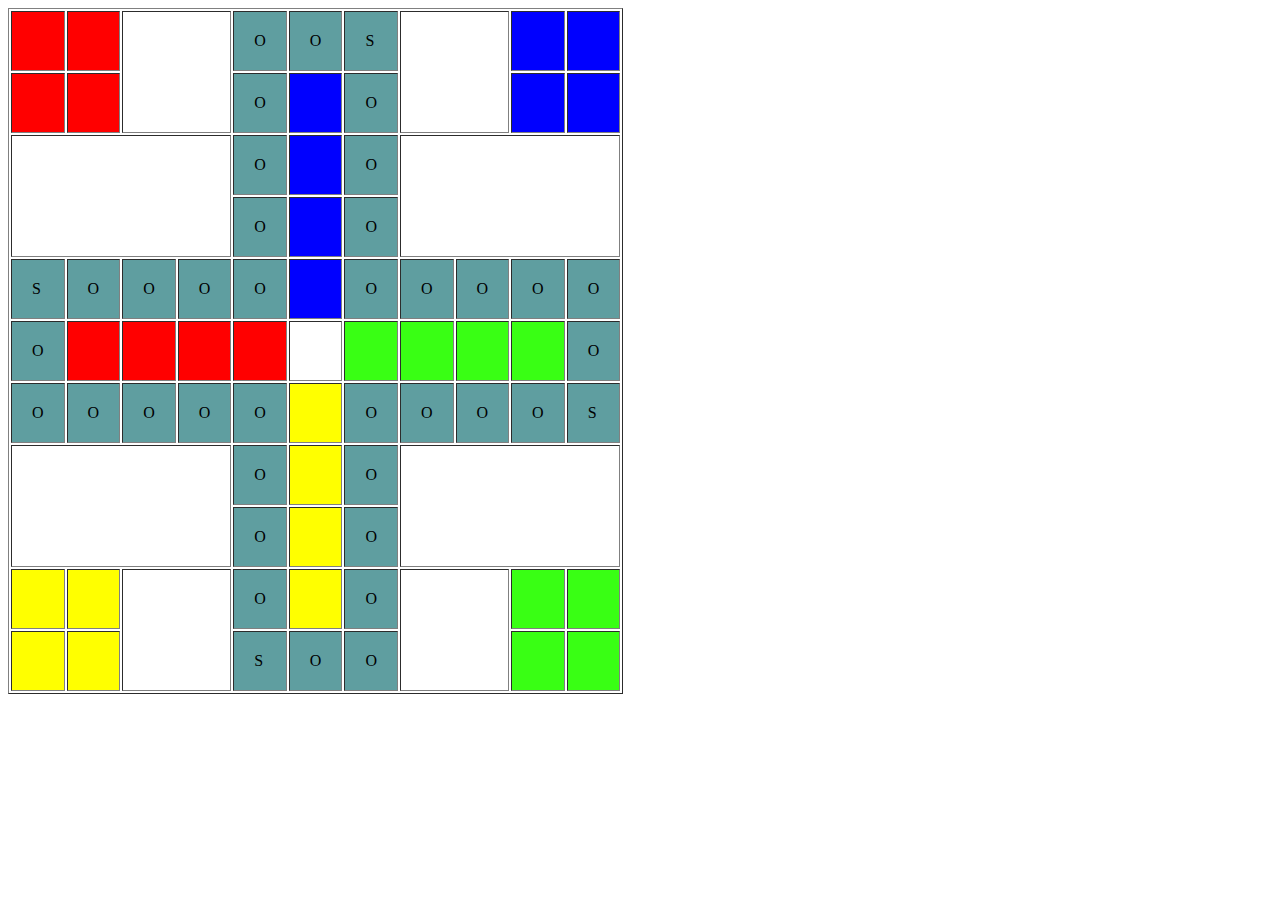
<file: homework_2/index.html>
<!DOCTYPE html>
<html lang="en">
<head>
    
    <title >Table homework</title>
</head>
<body>
    <table border="1px" cellpadding="20px" >
       
       <tbody>
           <tr>
               <td bgcolor="red"></td>
               <td bgcolor="red"></td>
               <td colspan="2" rowspan="2"></td>
               <td style="background-color: cadetblue;" >O</td>
               <td style="background-color:cadetblue;">O</td>
               <td style="background-color: cadetblue;" >S</td>
               <td colspan="2" rowspan="2"></td>
               <td bgcolor="blue"></td>
               <td bgcolor="blue"></td>
               
               
           </tr>
           <tr> 
               <td bgcolor="red"></td>
               <td bgcolor="red"></td>
               <td style="background-color: cadetblue;" >O</td>
               <td bgcolor="blue"></td>
               
               <td style="background-color: cadetblue;" >O</td>
               <td bgcolor="blue"></td>
               <td bgcolor="blue"></td>
               
               
           </tr>
           <tr>
               <td colspan="4" rowspan="2"></td>
               <td style="background-color: cadetblue;" >O</td>
               <td bgcolor="blue"></td>
               <td style="background-color: cadetblue;">O</td>
               <td colspan="4" rowspan="2"</td>
              
               
           </tr>
           <tr>
               <td style="background-color: cadetblue;" >O</td>
               <td bgcolor="blue"></td>
               <td style="background-color: cadetblue;" >O</td>
               
               
               
           </tr>
           <tr>
               <td style="background-color: cadetblue;" >S</td>
               <td style="background-color: cadetblue;" >O</td>
               <td style="background-color: cadetblue;" >O</td>
               <td style="background-color: cadetblue;" >O</td>
               <td style="background-color: cadetblue;" >O</td>
               <td bgcolor="blue"></td>
               <td style="background-color: cadetblue;" >O</td>
               <td style="background-color: cadetblue;" >O</td>
               <td style="background-color: cadetblue;" >O</td>
               <td style="background-color: cadetblue;" >O</td>
               <td style="background-color: cadetblue;" >O</td>
           </tr>
           <tr>
               <td style="background-color: cadetblue;" >O</td>
               <td bgcolor="red"></td>
               <td bgcolor="red"></td>
               <td bgcolor="red"></td>
               <td bgcolor="red"></td>
               <td ></td>
               <td bgcolor="#39FF14"></td>
               <td bgcolor="#39FF14"></td>
               <td bgcolor="#39FF14"></td>
               <td bgcolor="#39FF14"></td>
               <td style="background-color: cadetblue;" >O</td>
           </tr>
           <tr>
               <td style="background-color: cadetblue;" >O</td>
               <td style="background-color: cadetblue;" >O</td>
               <td style="background-color: cadetblue;" >O</td>
               <td style="background-color: cadetblue;" >O</td>
               <td style="background-color: cadetblue;" >O</td>
               <td bgcolor="yellow"></td>
               <td style="background-color: cadetblue;" >O</td>
               <td style="background-color: cadetblue;" >O</td>
               <td style="background-color: cadetblue;" >O</td>
               <td style="background-color: cadetblue;" >O</td>
               <td style="background-color: cadetblue;" >S</td>
           </tr>
           <tr>
               <td colspan="4" rowspan="2"></td>
               <td style="background-color: cadetblue;" >O</td>
               <td bgcolor="yellow"></td>
               <td style="background-color: cadetblue;" >O</td>
               <td colspan="4" rowspan="2"></td>
               
               
           </tr>
           <tr>
               <td style="background-color: cadetblue;" >O</td>
               <td bgcolor="yellow"></td>
               <td style="background-color: cadetblue;" >O</td>
               
               
           </tr>
           <tr>
               <td bgcolor="yellow"></td>
               <td bgcolor="yellow"></td>
               <td colspan="2" rowspan="2"></td>
               <td style="background-color: cadetblue;" >O</td>
               <td bgcolor="yellow"></td>
               <td style="background-color: cadetblue;" >O</td>
               <td colspan="2" rowspan="2"></td>
               <td bgcolor="#39FF14"></td>
               <td bgcolor="#39FF14"></td>
               
               
               
           </tr>
           <tr>
               <td bgcolor="yellow"></td>
               <td bgcolor="yellow"></td>
               <td style="background-color: cadetblue;" >S</td>
               <td style="background-color: cadetblue;" >O</td>
               <td style="background-color: cadetblue;" >O</td>
               <td bgcolor="#39FF14"></td>
               <td bgcolor="#39FF14"></td>
               
               
               
               
           </tr>
           
       </tbody>
         
    </table>
    
</body>
</html>
</file>
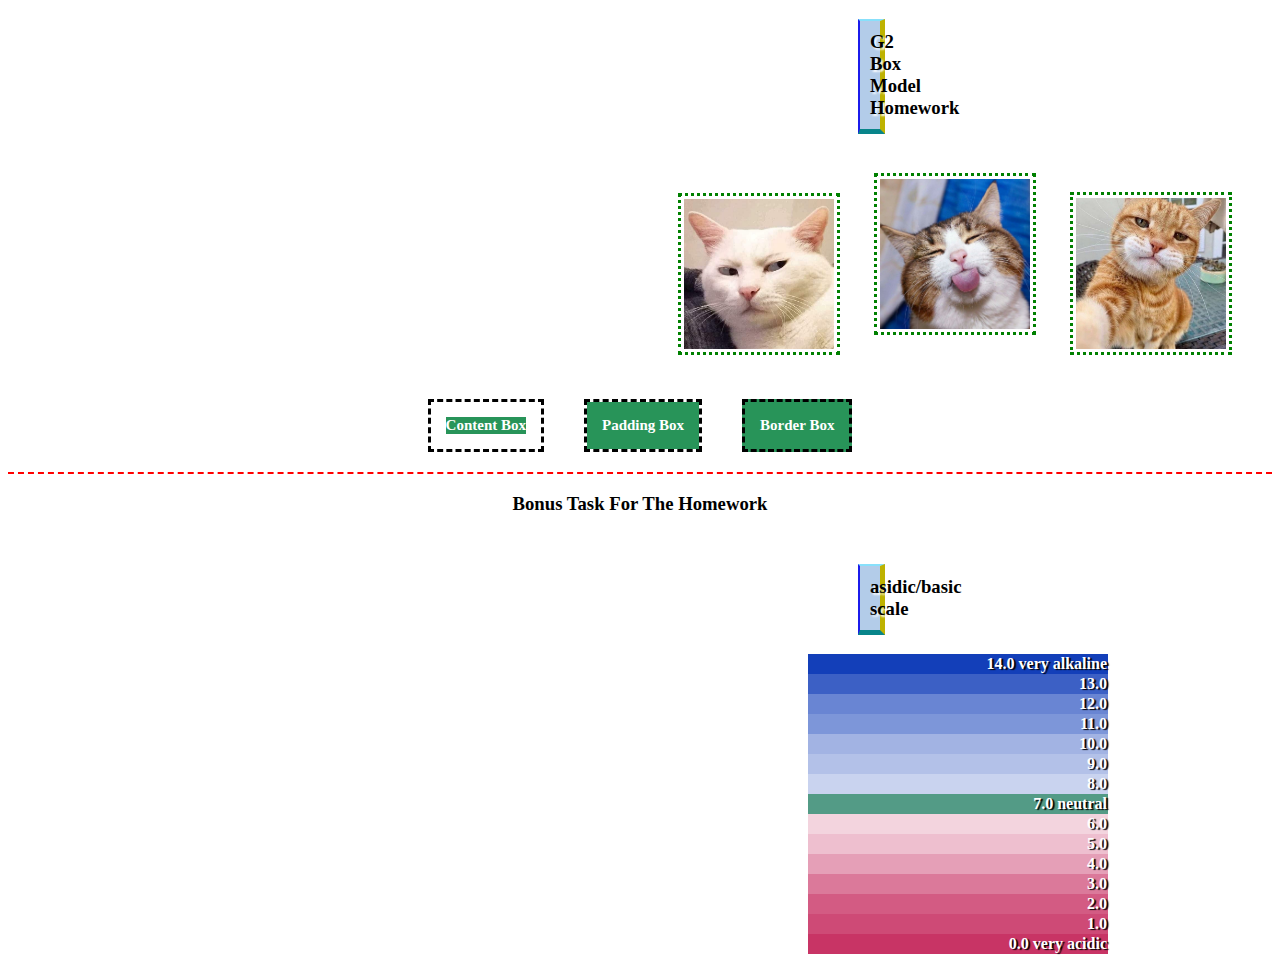
<file: homework_5/index.html>
<!DOCTYPE html>
<html lang="en">

<head>
    <meta charset="UTF-8">
    <meta name="viewport" content="width=device-width, initial-scale=1.0">
    <title>Homework_5</title>
    <link rel="stylesheet" href="./styles/style.css" type="text/css">
</head>

<body>
    <header>
        <h3 class="heading">G2 Box Model <br> Homework</h3>
    </header>

    <main>
        <section class="images">
            <article>
                <img id="cat1" src="./Images/cat1.jpg" alt="cat1" width="150px">
                <img id="cat2" src="./Images/cat2.jpg" alt="cat2" width="150pxpx">
                <img id="cat3" src="./Images/cat3.jpg" alt="cat2" width="150px">
            </article>
        </section>

        <section class="box_types">
            <article id="content_box">Content Box</article>
            <article id="padding_box">Padding Box</article>
            <article id="border_box">Border Box</article>
        </section>
    </main>

    <div id="bonus">
        <h3>Bonus Task For The Homework</h3>

        <h3 class="heading">asidic/basic scale</h3>

        <table>
            <tbody>
            
                
            <tr id="one">
                <td >14.0 very alkaline</td>
            </tr>
            <tr id="two">
                <td>13.0</td>
            </tr>
            <tr id="three">
                <td>12.0</td>
            </tr>
            <tr id="four">
                <td>11.0</td>
            </tr>
            <tr id="five">
                <td>10.0</td>
            </tr>
            <tr id="six">
                <td>9.0</td>
            </tr>
            <tr id="seven">
                <td>8.0</td>
            </tr>
            <tr id="eight">
                <td>7.0 neutral</td>
            </tr>
            <tr id="nine">
                <td>6.0</td>
            </tr>
            <tr id="ten">
                <td>5.0</td>
            </tr>
            <tr id="eleven">
                <td>4.0</td>
            </tr>
            <tr id="twelve">
                <td>3.0</td>
            </tr>
            <tr id="thirteen">
                <td>2.0</td>
            </tr>
            <tr id="fourteen">
                <td>1.0</td>
            </tr>
            <tr id="fifteen">
                <td>0.0 very acidic</td>
            </tr>
            
                
                
            </tbody>
        </table>
    </div>



</body>

</html>
</file>
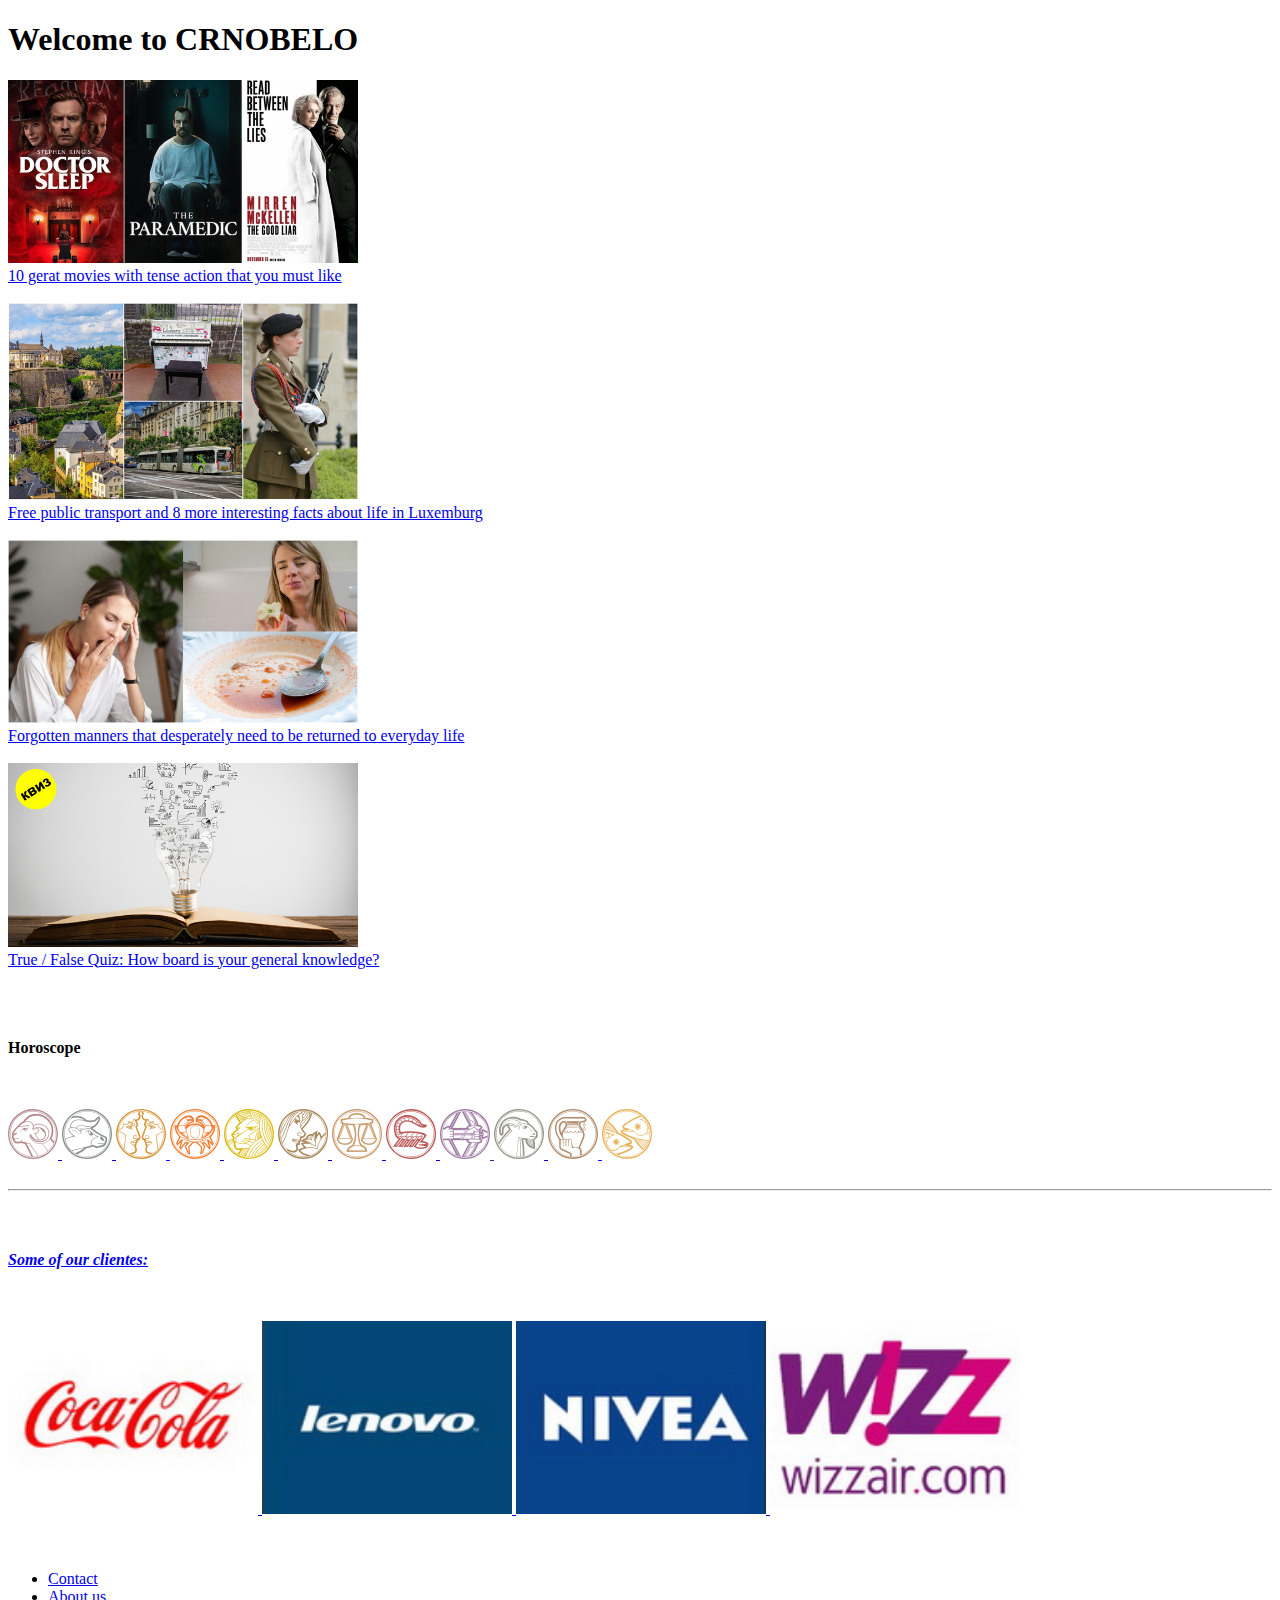
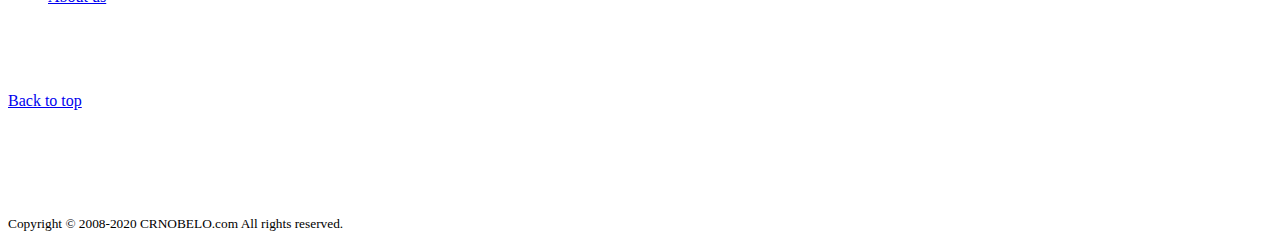
<file: homework_1/Homework/index.html>
<!DOCTYPE html>
<html lang="en">
<head>
    
    <title>Home page</title>
</head>
<body>
    <h1 id="top">
        <strong>Welcome to CRNOBELO</strong> 
    </h1>
    <a href="https://www.crnobelo.com/novosti/film/81146-10-odlicni-filmovi-so-napnato-dejstvo-koi-ke-ve-ostavat-so-podotvorena-usta">
    <img src="./Images/movies.jpg" alt="movies" width="350px">
    <br>
     10 gerat movies with tense action that you must like</a>
     <br>
     <br>


     <a href="https://www.crnobelo.com/zabava/fakti-i-citati/81112-besplaten-javen-prevoz-i-ushte-8-interesni-fakti-za-zhivotot-vo-luksemburg">
    <img src="./Images/luxemburg.jpg" alt="luxemburg" width="350px">
    <br> 
    Free public transport and 8 more interesting facts about life in Luxemburg
    </a>
    <br>
    <br>

    <a href="https://www.crnobelo.com/zabava/interesno/81087-zaboraveni-maniri-koi-ocajte-e-potrebno-da-se-vratat-vo-sekojdnevieto">
    <img src="./Images/manners.jpg" alt="manners" width="350px">
    <br>
    Forgotten manners that desperately need to be returned to everyday life
    </a>
    <br>
    <br>

    <a href="https://www.crnobelo.com/zabava/testovi-i-kvizovi/81442-kviz-so-tochno-pogreshno-kolku-se-shiroki-vashite-opshti-poznavanja">
    <img src="./Images/fun.jpg" alt="fun" width="350px">
    <br>
    True / False Quiz: How board is your general knowledge?
    </a>

    <br>
    <br>
    <br>
    <br>


    <p>
        <strong>Horoscope</strong> </p>
    <br>
    <br>

    <a href="https://www.crnobelo.com/horoskop/499-oven">
        <img src="./Images/aries.png" alt="aries" width="50px">
        
    </a>
    <a href="https://www.crnobelo.com/horoskop/500-bik">
        <img src="./Images/taurus.png" alt="taurus" width="50px">
       
    </a>
    <a href="https://www.crnobelo.com/horoskop/501-bliznaci">
        <img src="./Images/gemini.png" alt="gemini" width="50px">
        
    </a>
    <a href="https://www.crnobelo.com/horoskop/502-rak">
        <img src="./Images/cancer.png" alt="cancer" width="50px">
        
    </a>
    <a href="https://www.crnobelo.com/horoskop/503-lav">
        <img src="./Images/leo.png" alt="leo" width="50px">
        
    </a>
    <a href="https://www.crnobelo.com/horoskop/504-devica">
        <img src="./Images/virgo.png" alt="virgo" width="50px">   
    </a>

    <a href="https://www.crnobelo.com/horoskop/505-vaga">
        <img src="./Images/libra.png" alt="libra" width="50px">
    </a>

    <a href="https://www.crnobelo.com/horoskop/506-skorpija">
        <img src="./Images/scorpio.png" alt="scorpio" width="50px">
        
    </a>
    <a href="">
        <img src="./Images/sagittarius.png" alt="sagittarius" width="50px">
        
    </a>
    <a href="https://www.crnobelo.com/horoskop/507-strelec">
        <img src="./Images/capricorn.png" alt="capricorn" width="50px">
        
    </a>
    <a href="https://www.crnobelo.com/horoskop/509-vodolija">
        <img src="./Images/aquarius.png" alt="aquarius" width="50px">
        
    </a>
    <a href="https://www.crnobelo.com/horoskop/510-ribi">
        <img src="./Images/pisces.png" alt="pisces" width="50px">
        
    <br>
    <br>
    <hr>
    <br>
    <br>

    <p>
        <strong>
            <em>Some of our clientes:</em>
        </strong>
    </p>

<br>
<br>
<a href="https://www.coca-cola.mk/">
    <img src="./Images/cocacola.jpg" alt="cocacola" width="250px">
</a>

<a href="https://www.lenovo.com/mk/mk/">
    <img src="./Images/lenovo.jpg" alt="lenovo" width="250px">
</a>

<a href="https://www.nivea.com/">
    <img src="./Images/nivea.jpg" alt="nivea" width="250px">
</a>

<a href="https://wizzair.com/mk-mk#/">
    <img src="./Images/wizzair.jpg" alt="wizzair" width="250px">
</a>

<br>
<br>
<br>

<ul>
    <li>
        <a href="./contact.html">Contact</a>
    </li>
    <li>
        <a href="./aboutus.html">About us</a>
    </li>
</ul>
<br>
<br>
<br>
<p>
    <a href="#top">Back to top</a>
</p>
<br>
<br>
<br>
<br>
<p> <small>Copyright © 2008-2020 CRNOBELO.com All rights reserved. </small></p>
    
</body>
</html>
</file>
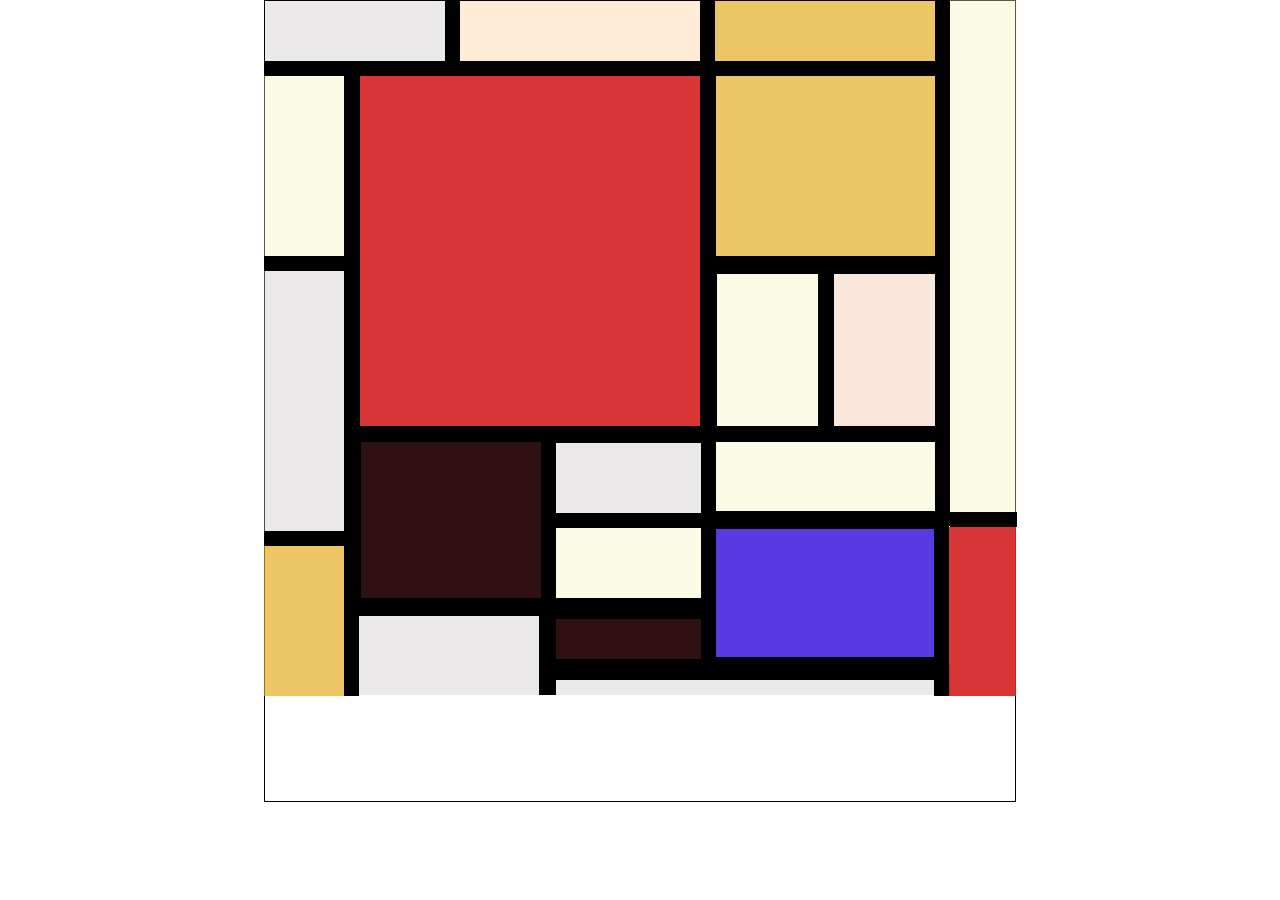
<file: homework_6/bonus/index.html>
<!DOCTYPE html>
<html lang="en">
<head>
    <meta charset="UTF-8">
    <meta name="viewport" content="width=device-width, initial-scale=1.0">
    <title>Bonus Homework</title>
    <link rel="stylesheet" href="./styles/styles.css" type="text/css">
</head>
<body>
    <div id="box">
        <div id="one"></div>
        <div id="two"></div>
        <div id="three"></div>
        <div id="four"></div>
        <div id="five"></div>
        <div id="six"></div>
        <div id="seven"></div>
        <div id="eight"></div>
        <div id="nine"></div>
        <div id="ten"></div>
        <div id="eleven"></div>
        <div id="twelve"></div>
        <div id="thirteen"></div>
        <div id="fourteen"></div>
        <div id="fifteen"></div>
        <div id="sixteen"></div>
        <div id="seventeen"></div>
        <div id="eighteen"></div>
        <div id="ninteen"></div>
        <div id="twenty"></div>
    </div>
    
</body>
</html>
</file>
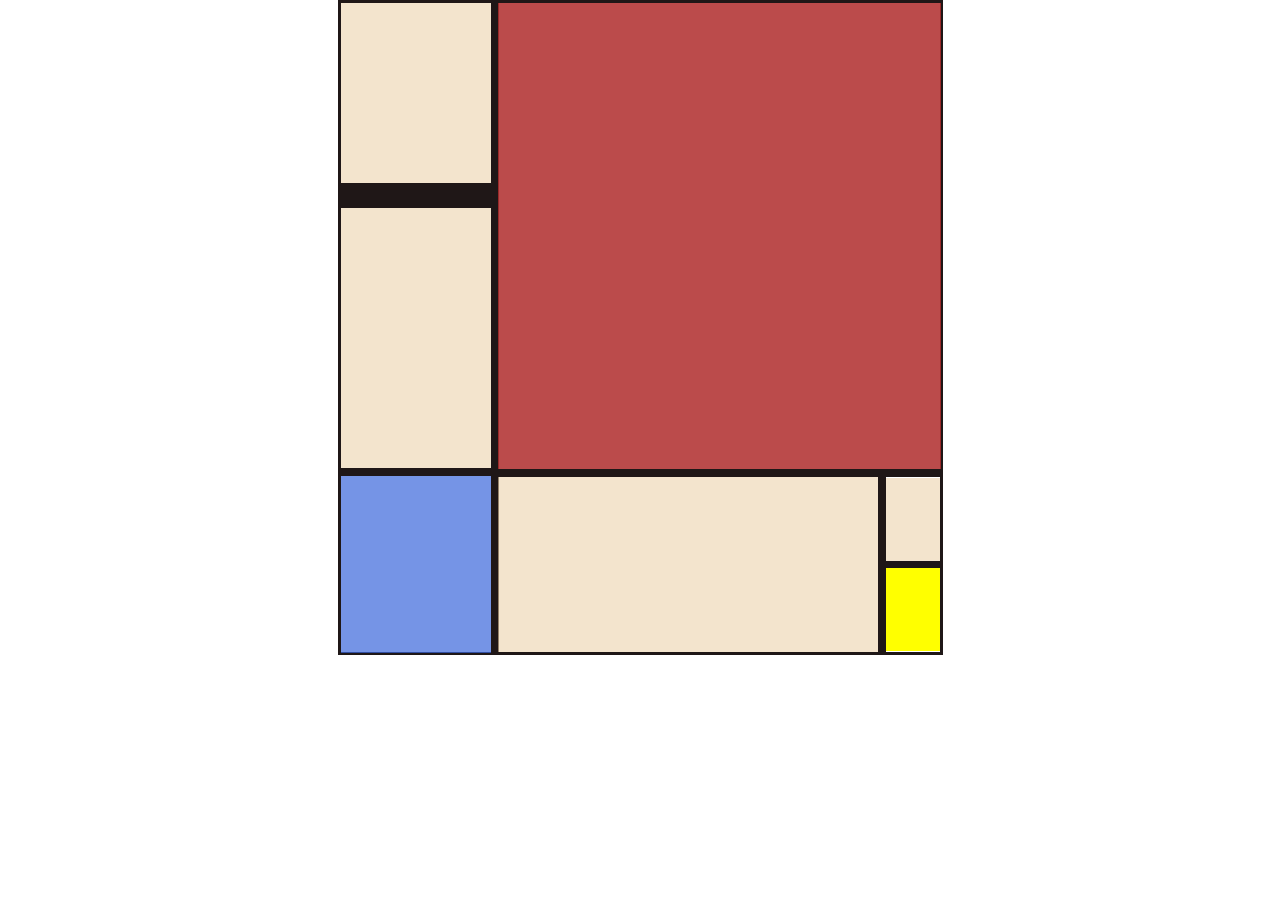
<file: homework_6/homework/index.html>
<!DOCTYPE html>
<html lang="en">
<head>
    <meta charset="UTF-8">
    <meta name="viewport" content="width=device-width, initial-scale=1.0">
    <title>Working with css positioning</title>
    <link rel="stylesheet" href="./styles/styles.css" type="text/css">
</head>
<body>
    <div id="box">
        <div id="first"></div>
        <div id="second"></div>
        <div id="third"></div>

        <div id="big_box"></div>
        <div id="bottom_box"></div>
        <div id="bottom_small"></div>
        <div id="bottom_yellow"></div>
    </div>
    
</body>
</html>
</file>
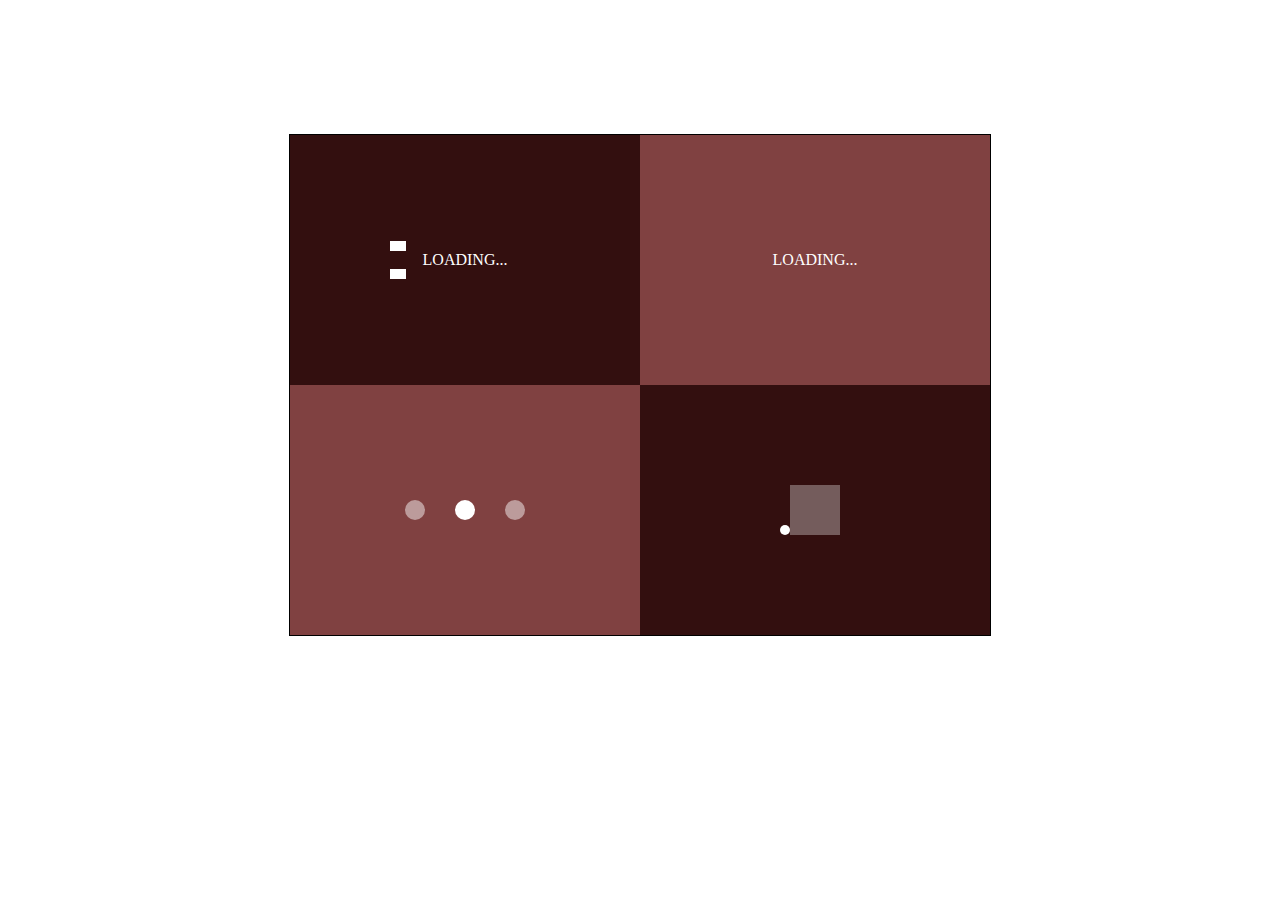
<file: homework_7/homework_animation/index.html>
<!DOCTYPE html>
<html lang="en">

<head>
    <meta charset="UTF-8">
    <meta name="viewport" content="width=device-width, initial-scale=1.0">
    <title>Animation homework</title>
    <link rel="stylesheet" href="styles/styles.css" type="text/css">
</head>

<body>
    <div id="invisible">

        <div id="box">
            <div id="first_column">

                <div id="box_1">
                    <button class="slide"></button>
                    <span class="loading_1">LOADING...</span>
                    <button class="slide"></button>
                </div>


                <div id="box_2">
                    <div id="slide_2">

                    </div>
                    <span class="loading_2">LOADING...</span>
                </div>
            </div>


            <div id="second_column">
                <div id="box_3">
                    <div class="container">
                        <div class="circle"></div>
                        <div class="circle"></div>
                    </div>

                </div>


                <div id="box_4">
                    <div class="ballParent">
                        <div class="ball"></div>
                    </div>
                    <div class="square">
                        <div class="fill"></div>
                    </div>
                </div>
            </div>

        </div>
    </div>

</body>

</html>
</file>
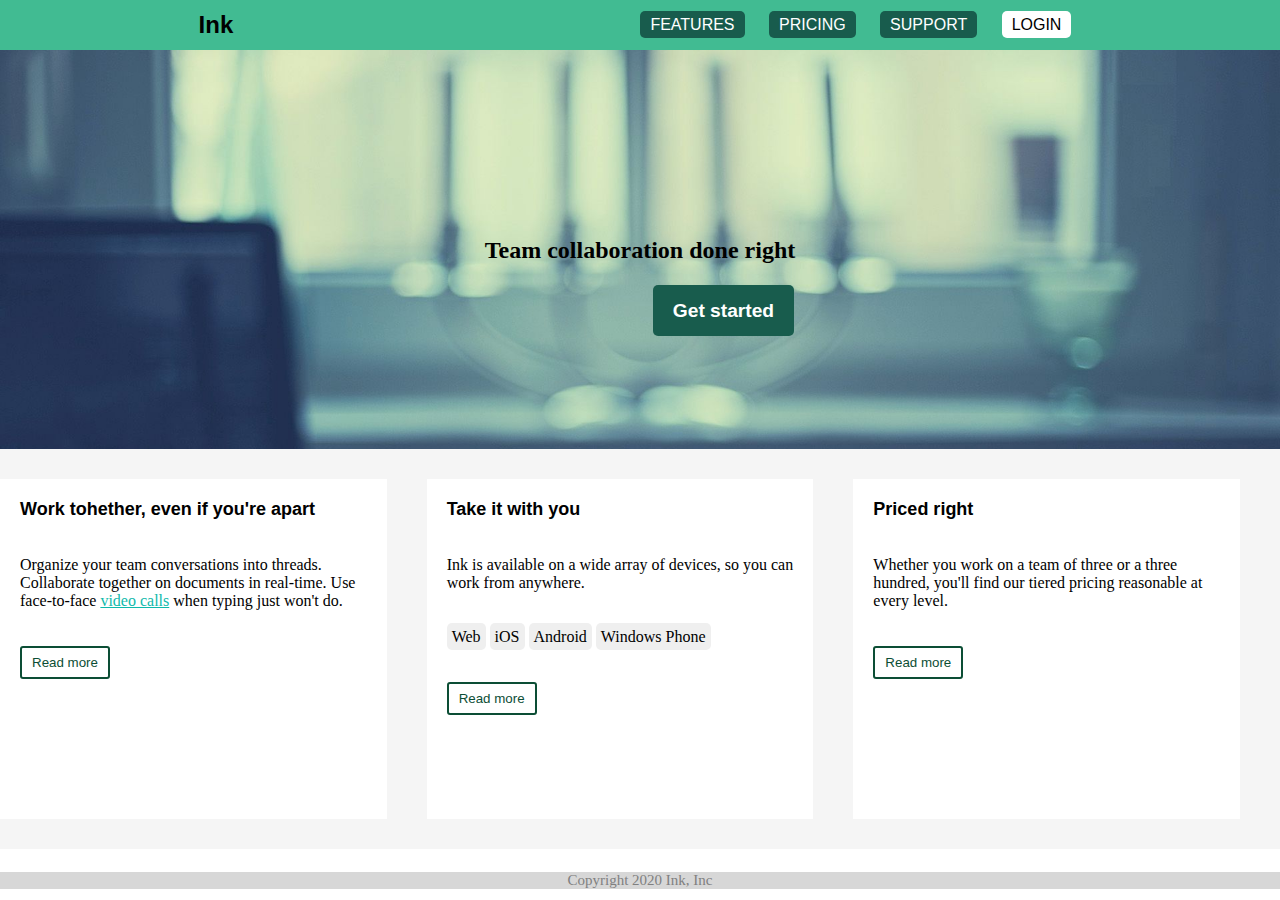
<file: homework_7/homework_responsive/index.html>
<!DOCTYPE html>
<html lang="en">

<head>
    <meta charset="UTF-8">
    <meta name="viewport" content="width=device-width, initial-scale=1.0">
    <title>Homework responsive web page</title>
    <link rel="stylesheet" href="styles/styles.css" type="text/css">
</head>

<body>

    
    <nav>
        <h2>Ink</h2>
        <div id="menu">
            <a href="#">FEATURES</a>
            <a href="#">PRICING</a>
            <a href="#">SUPPORT</a>
            <a class="white" href="#">LOGIN</a>
        </div>
    </nav>

    <main>
        <h3>Team collaboration done right</h3>
        <a class="getStarted" href="#">Get started</a>

    </main>

    <div class="container">

        <article>
            <h4>Work tohether, even if you're apart</h4> <br><br>
            <p>Organize your team conversations into threads. Collaborate together on documents in real-time. Use
                face-to-face <span class="videoCalls">video calls</span> when typing just won't do.</p> <br><br>
            <button>Read more</button>
        </article>

        
        <article>
            <h4>Take it with you</h4> <br><br>
            <p>Ink is available on a wide array of devices, so you can work from anywhere.</p> <br><br>
            <div class="spans"> <span class="types">Web</span> <span class="types">iOS</span> <span class="types">Android</span> <span
                    class="types">Windows Phone</span></div> <br><br>
            <button id="second_button">Read more</button>
        </article>


        <article>
            <h4>Priced right</h4> <br><br>
            <p>Whether you work on a team of three or a three hundred, you'll find our tiered pricing reasonable at
                every level.</p> <br><br>
            <button>Read more</button>
        </article>


    </div>

    <footer>
        <small>Copyright 2020 Ink, Inc</small>
    </footer>
    

</body>

</html>
</file>
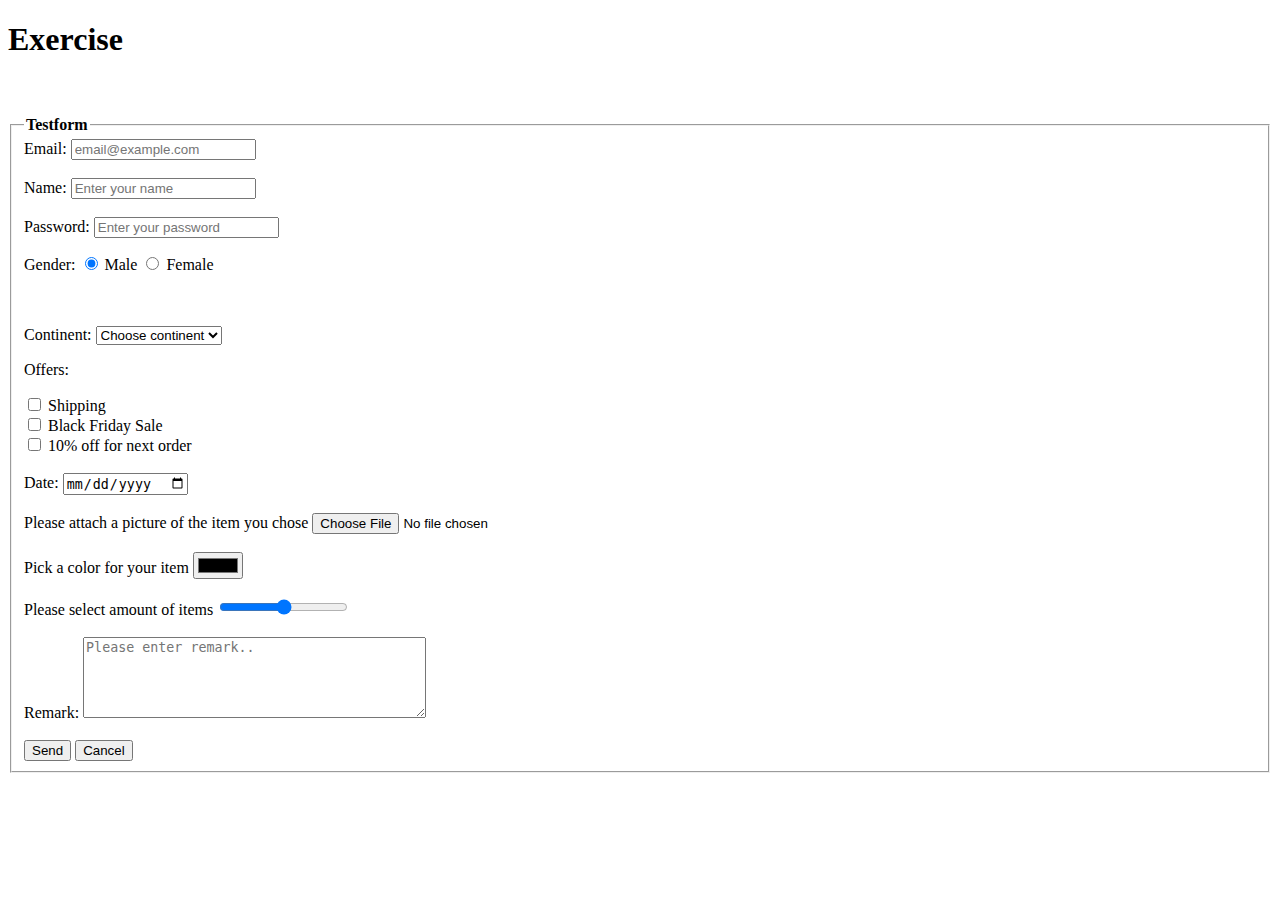
<file: homework_3/exercise/exercise.html>
<!DOCTYPE html>
<html lang="en">
<head>
    
    <title>Exercise</title>
</head>
<body>
    <h1>Exercise</h1>

    <br><br>

    <form action="">

    <fieldset>
        <legend>
            <strong>Testform</strong>
        </legend>
        <label for="email">Email:</label>
        <input type="email" name="email" id="email" required placeholder="email@example.com">

        <br><br>

        <label for="name">Name:</label>
        <input type="text" name="name" id="name" required placeholder="Enter your name">

        <br><br>

        <label for="password">Password:</label>
        <input type="password" name="password" id="password" required placeholder="Enter your password">

        <br>

        <p>Gender:
        <input type="radio" name="gender" id="male" value="male" checked="checked">
        <label for="male">Male</label>
        <input type="radio" name="gender" id="female" value="female">
        <label for="female">Female</label>
        </p>

        <br><br>
 
        <label for="continent">Continent:</label>
        <select name="continent" id="continent"> 
            <option disabled selected> Choose continent</option>  
            <option value="europe" >Europe</option>
            <option value="asia">Asia</option>
            <option value="africa">Africa</option>
            <option value="australia">Australia</option>
            <option value="antarctica">Antarctica</option>
            <option value="america">America</option>
            
        </select>

        <br>

        <p>Offers:</p>

        <input type="checkbox" name="offer" id="shipping" value="shipping">
        <label for="shipping">Shipping</label>
        <br>
        <input type="checkbox" name="offer" id="sale" value="sale">
        <label for="sale">Black Friday Sale</label>
        <br>
        <input type="checkbox" name="offer" id="10" value="10">
        <label for="10">10% off for next order</label>

        <br><br>

        <label for="date">Date:</label>
        <input type="date" name="date" id="date" min="2020-12-03" />

        <br><br>

        <label for="picture">Please attach a picture of the item you chose</label>
        <input type="file" name="picture" id="picture">

        <br><br>

        <label for="color">Pick a color for your item</label>
        <input type="color" name="color" id="color">

        <br><br>

        <label for="amount">Please select amount of items</label>
        <input type="range" name="amount" id="amount" min="5">

        <br><br>

        <label for="remark">Remark:</label>
        <textarea name="remark" id="remark" cols="40" rows="5" placeholder="Please enter remark.."></textarea>

        <br><br>

        <input type="submit" value="Send">
        <input type="reset" value="Cancel">
        

    </fieldset>

</form>
    
</body>
</html>
</file>
<file: homework_5/styles/style.css>
* {
    font-family: Georgia, 'Times New Roman', Times, serif;
    font-weight: bold;
}

.heading {

    color: black;
    border-top: 2px solid rgb(136, 224, 251);
    border-right: 5px solid rgb(190, 178, 0);
    border-bottom: 5px solid rgb(8, 133, 138);
    border-left: 2px solid rgb(27, 27, 235);
    background-color: rgb(179, 204, 233);
    text-align: center;
    margin-left: 850px;
    margin-right: 850px;
    text-shadow: 2px 2px 2px white;
    padding: 10px;
}

.images img {
    border-style: dotted;
    border-color: green;
    padding: 3px;
}



#cat1 {
    margin-top: 40px;
    margin-left: 670px;
    margin-bottom: 20px;
    margin-right: 30px;
    
}

#cat2 {
    margin-top: 20px;
    margin-bottom: 40px;
    margin-right: 30px;
}

#cat3 {
    margin-top: 40px;
    margin-bottom: 20px;
    margin-right: 30px;
}

#cat1:hover {
    height: 130px;
    width: 130px;
}

#cat2:hover {
    height: 130px;
    width: 130px;
}

#cat3:hover {
    height: 130px;
    width: 130px;
}

.box_types {
    display: flex;
    flex-direction: row;
    justify-content: center;
    

}

.box_types article {
    border: 3px dashed black;
    margin:20px;
    font-size: 15px;
    padding: 15px;
    color: white;
}

#content_box {
    background-clip: content-box;
    background-color: rgb(40, 148, 89);
}


#padding_box {
    background-clip: padding-box;
    background-color:rgb(40, 148, 89) ;

}

#border_box {
    background-clip: border-box;
    background-color:rgb(40, 148, 89);

}


#bonus {
    border-top-style: dashed;
    border-top-color: red;
    border-top-width: 2px;
}

h3 {
    text-align: center;
    font-weight: bold;
    padding-bottom: 30px;
}

table {
    margin-left: 800px; 
    width: 300px;
    background-clip: content-box;
    color: white;   
    text-shadow: 2px 1px 1px black;                 
    text-align: end;
    border-spacing: 0;
}

#one {
    background-color: rgb(19, 63, 185);
}

#two {
    background-color: rgba(19, 63, 185, 0.829);
}

#three {
    background-color: rgba(19, 63, 185, 0.637);
}

#four {
    background-color:rgba(19, 63, 185, 0.548) ;
}

#five {
    background-color:rgba(19, 63, 185, 0.397);
}

#six {
    background-color:rgba(19, 63, 185, 0.322) ;
}

#seven {
    background-color: rgba(19, 63, 185, 0.226);
}

#eight {
    background-color: rgba(12, 114, 83, 0.705);
}

#nine {
    background-color: rgba(200, 52, 101, 0.212);
}

#ten {
    background-color:rgba(200, 52, 101, 0.315) ;
}

#eleven {
    background-color:rgba(200, 52, 101, 0.472) ;
}

#twelve {
    background-color:rgba(200, 52, 101, 0.657) ;
}

#thirteen {
    background-color:rgba(200, 52, 101, 0.808) ;
}

#fourteen {
    background-color:rgba(200, 52, 101, 0.89) ;
}

#fifteen {
    background-color: rgb(200, 52, 101);
}
</file>
<file: homework_6/bonus/styles/styles.css>
* {
    margin: auto;
}

#box {
    width: 750px;
    height: 800px;
    border: 1px solid black;
}

#one {
    width: 180px;
    height: 60px;
    float: left;
    border-right: 15px solid black;
    border-bottom: 15px solid black;
    background-color: rgba(202, 199, 199, 0.384);
}

#two {
    width: 240px;
    height: 60px;
    position: relative;
    left: -53px;
    border-right: 15px solid black;
    border-bottom: 15px solid black;
    background-color: rgba(255, 228, 196, 0.692);
    
}

#three {
    width: 220px;
    height: 60px;
    position: relative;
    left: 192px;
    top: -75px ;
    border-right: 15px solid black;
    border-bottom: 15px solid black;
    background-color: rgba(226, 169, 26, 0.671);
}

#four {
    width: 80px;
    height: 180px;
    position: relative;
    right: 329px;
    bottom: 75px;
    border-right: 15px solid black;
    border-bottom: 15px solid black;
    background-color: rgba(248, 244, 185, 0.37);
}

#five {
    width: 340px;
    height: 350px;
    position: relative;
    bottom: 285px;
    right: 110px;
    border: 15px solid black;
    background-color: rgba(212, 36, 36, 0.918);
}

#six {
    width: 219px;
    height: 180px;
    position: relative;
    bottom: 650px;
    left: 185px;
    border: 15px solid black;
    border-top: none;
    background-color: rgba(226, 169, 26, 0.671) ;
}

#seven {
    width: 80px;
    height: 260px;
    position: relative;
    right: 329px;
    bottom: 665px;
    border: 15px solid black;
    border-left: none;
    background-color: rgba(202, 199, 199, 0.384) ;
}

#eight {
    width: 101px;
    height: 152px;
    position: relative;
    bottom: 952px;
    left: 127px;
    border: 15px solid black;
    background-color: rgba(248, 244, 185, 0.37) ;
}

#nine {
    width: 101px;
    height: 152px;
    position: relative;
    bottom: 1134px;
    left: 244px;
    border: 15px solid black;
    background-color: rgba(238, 189, 157, 0.363);

}

#ten {
    width: 180px;
    height: 156px;
    position: relative;
    bottom: 1148px;
    right: 189px;
    border: 15px solid black;
    background-color: rgba(36, 3, 3, 0.945);
}

#eleven {
    width: 145px;
    height: 70px;
    position: relative;
    bottom:1333px ;
    right: 12px;
    border: 15px solid black;
    background-color:rgba(202, 199, 199, 0.384) ;
}

#twelve {
    width: 145px;
    height: 70px;
    position: relative;
    bottom:1348px ;
    right: 12px;
    border: 15px solid black;
    background-color:rgba(248, 244, 185, 0.37) ;
}

#thirteen {
    width: 219px;
    height: 69px;
    position: relative;
    bottom: 1534px;
    left: 185px;
    border: 15px solid black;
    background-color:rgba(248, 244, 185, 0.37) ;

}

#fourteen {
    width: 80px;
    height: 150px;
    position: relative;
    bottom: 1514px;
    right: 329px;
    border-right: 15px solid black;
    background-color:rgba(226, 169, 26, 0.671) ;
}

#fifteen {
    width: 180px;
    height: 79px;
    position: relative;
    bottom: 1609px;
    right: 191px;
    border: 15px solid black;
    border-bottom: none;
    background-color:rgba(202, 199, 199, 0.384);
}

#sixteen {
    width: 145px;
    height: 40px;
    position: relative;
    bottom: 1700px;
    right: 12px;
    border: 15px solid black;
    background-color: rgba(36, 3, 3, 0.945) ;
    
}

#seventeen {
    width: 379px;
    height: 15px;
    position: relative;
    bottom: 1709px;
    left: 105px;
    border: 15px solid black;
    border-bottom: none;
    background-color: rgba(202, 199, 199, 0.384);
}

#eighteen {

    width: 218px;
    height: 128px;
    position: relative;
    bottom:1890px;
    left: 185px;
    border: 15px solid black;
    background-color: rgba(51, 14, 218, 0.815);
}

#ninteen {
    width: 67px;
    height: 515px;
    position: relative;
    bottom: 2565px;
    left: 343px;
    border-bottom: 15px solid black;
    background-color: rgba(248, 244, 185, 0.37);
}

#twenty {
    width: 67px;
    height: 169px;
    position: relative;
    bottom: 2565px;
    left: 335px;
    border-left: 15px solid black;
    background-color:rgba(212, 36, 36, 0.918) ;
}
</file>
<file: homework_6/homework/styles/styles.css>
*{
    margin: auto;
}

#box {
    width: 599px;
    height: 649px;
    border: 3px solid rgb(31, 23, 23);
}

#first {
    width: 150px;
    height: 180px;
    float: left;
    border-right: 8px solid rgb(31, 23, 23);
    border-bottom: 25px solid rgb(31, 23, 23);
    background-color: rgba(235, 208, 168, 0.575);
}

#second {
    width: 150px;
    height: 260px;
    position: relative;
    background-clip: padding-box;
    top: 205px;
    left: -220px;
    border-right: 8px solid rgb(31, 23, 23);
    border-bottom: 8px solid rgb(31, 23, 23);
    background-color: rgba(235, 208, 168, 0.575);
}

 #third {
    width: 150px;
    height: 177px;
    position: relative;
    top: 205px;
    left: -220px;
    background-clip: padding-box;
    border-right: 8px solid rgb(31, 23, 23);
    background-color: rgba(58, 101, 219, 0.699);
}


#big_box {
    width: 443px;
    height: 466px;
    position: relative;
    top: -445px;
    left: 79px;
    background-clip: padding-box;
    border-bottom: 8px solid rgb(31, 23, 23);
    background-color: rgba(175, 45, 45, 0.856);
}


#bottom_box {
    width: 380px;
    height: 175px;
    position: relative;
    top: -445px;
    left: 52px;
    background-clip: border-box;
    border-right: 8px solid rgb(31, 23, 23);
    background-color: rgba(235, 208, 168, 0.575);
}


#bottom_small {
    width: 54px;
    height: 83px;
    position: relative;
    top: -619px;
    left: 273px;
    border-bottom: 8px solid rgb(31, 23, 23) ;
    background-color: rgba(235, 208, 168, 0.575) ;
} 

#bottom_yellow {
    width: 54px;
    height: 83px;
    position: relative;
    top: -620px;
    left: 273px;
    background-color: yellow;
}
</file>
<file: homework_7/homework_animation/styles/styles.css>
#invisible {
    display: flex;
    justify-content: center;
    padding: 10%;
}

#box {
    display: flex;
    flex-direction: column;
    width: 700px;
    height: 500px;
    border: 1px solid black;
}

#box > #first_column {
    display: flex;
    flex-direction: row;
    height: 50%;
}

#box > #second_column {
    display: flex;
    flex-direction: row;
    height: 50%;
}

#box > #first_column > div {
    width: 50%;
    height: 100%;
}

#box > #second_column > div {
    width: 50%;
    height: 100%;
}

#box_1 {
    background-color: rgb(51, 15, 15);
    display: flex;
    justify-content: center;
    /* align-items: center; */
    flex-direction: column;
    color: white;
    font-family: cursive;

}

#box_2 {
    background-color: rgb(128, 65, 65);
    display: flex;
    justify-content: center;
    /* align-items: center; */
    flex-direction: column;
    color: white;
    font-family: cursive;
}

#box_3 {
    background-color: rgb(128, 65, 65);
    display: flex;
    justify-content: center;
    align-items: center;
    justify-content: space-evenly;
}

#box_4 {
    background-color: rgb(51, 15, 15);
    display: flex;
    justify-content: center;
    align-items: center;
}

.loading_1 {
    align-self: center;
    position: relative;
}

.loading_2 {
    align-self: center;
    position: absolute;
}


.slide {
    left: 100px;
    /* display: flex; */
    /* align-self: center; */
    height: 10px;
    width: 0px;
    border: 2px solid white;
    background-color: white;
    position: relative;
    
}


@keyframes slide {
    0% {
        width: 0;
        opacity: 1;
    }
    50% {
        width: 75px;
        opacity: 1;
    }
    97% {
        opacity: 0.9;
    }

    98% {
        opacity: 0.7;
    }
    
    99% {
        opacity:0.5 ;
    }

    100% {
        width: 150px;
        opacity: 0;

    }
}

.slide {
    animation: slide 3s linear infinite ;
}

#slide_2 {
    left: 100px;
    height: 20px;
    width: 0;
    background-color: white;
    position: relative;
     
}

@keyframes slide_2 {
    0% {
        width: 0px;
        opacity: 1;
    }

    50% {
        width: 75px;
        opacity: 1;
    }
  
    97% {
        opacity: 1;
    }

    98% {
        opacity: 0.7;
    }
    
    99% {
        opacity:0.5 ;
    }

    100% {
        width: 150px;
        opacity: 0;
    }

    101% {
        opacity: 0;
    }
}

#slide_2 {
    animation: slide_2 4s linear infinite;
}
 

#box_3:before, #box_3:after {
    box-sizing: border-box;
}

.container {
    top: 200px;
    background-color: white;
    width: 20px;
    height: 20px;
    border-radius: 50%;
    transform-origin: center;
    animation: rotate 1.5s ease forwards infinite;
  }
  
  .circle {
    background-color: white;
    width: 20px;
    height: 20px;
    border-radius: 50%;
    position: relative;
  }
  
  .circle:nth-child(1) {
    left: -50px;
    background-color: rgba(255, 255, 255, 0.474);
  }
  
  .circle:nth-child(2) {
    left: 50px;
    top: -20px;
    background-color: rgba(255, 255, 255, 0.474);
  }
  
  @keyframes rotate {
    0%{
      transform: rotate(0deg);
    }
  
    50%{
      transform: rotate(0deg);
    }
  
    100%{
      transform: rotate(360deg);
    }
  }

  .square {
      height: 50px;
      width: 50px;
      box-sizing: content-box;
      background-color: rgba(255, 255, 255, 0.323);
      position: absolute;
  }

  .fill {
    
    height: 50px;
    width: 0;
    background-color: white;
    position: relative;
     
}

@keyframes fill {
    0% {
        width: 0px;
        opacity: 1;
    }

    50% {
        width: 25px;
        opacity: 1;
    }
  
    97% {
        opacity: 1;
    }

    98% {
        opacity: 0.7;
    }
    
    99% {
        opacity:0.5 ;
    }

    100% {
        width: 50px;
        opacity: 0;
    }

    101% {
        opacity: 0;
    }
}

.fill {
    animation: fill 4s linear infinite;
}

.ball{
    height: 10px;
    width: 10px;
    border-radius: 50%;
    background-color: white;
    position: relative;
    right: 30px;
    top: 20px;

}


@keyframes ball {
    0% {
        margin: 0;

    }

    25% {
        margin:  0 0 100px 0 ;
        
    }

    50% {
        
        margin: 0 0 100px 120px; 
    }

    75%{
        
        margin: 120px 0 100px 120px;
    }

    100%{
        
        margin: 120px 120px 100px 120px;
    }
}

.ball {
    animation: ball 2s linear infinite;
}
</file>
<file: homework_7/homework_responsive/styles/styles.css>
*{
    margin: 0;
}



nav {
    position: relative;
    background-color: rgb(65, 187, 146);
    display: flex;
    min-height: 50px;
    flex-direction: row;
    justify-content: space-around;
    align-items: center;
    font-family: 'Franklin Gothic Medium', 'Arial Narrow', Arial, sans-serif;  
}

h2 {
    display: flex;
    align-self: center;
}

#menu > a  {
    text-decoration: none;
    color: white;
    box-sizing: border-box;
    background-color: rgb(24, 92, 77);
    padding: 5px 10px;
    border-radius: 5px; 
    margin: 10px;  
}

#menu > .white {
    background-color: white;
    color: black;
}

#menu > .white:hover {
    color: white;
}

#menu > a:hover {
    background-color: rgba(24, 92, 77, 0.541);
    color: black;
}

a:hover {
    background-color: rgba(24, 92, 77, 0.541);
    color: black;
}

h3 {
    background-image: url(../images/image.jpg);
    background-size: cover;
    min-height: 400px;
    font-weight: bold;
    font-family: cursive;
}

main > h3 {
    display: flex;
    justify-content: center;
    align-items: center;
    font-size: x-large;
}

.getStarted {
    text-decoration: none;
    color: white;
    box-sizing: border-box;
    background-color: rgb(24, 92, 77);
    padding: 15px 20px;
    font-size: larger;
    font-weight: bold;
    font-family: 'Franklin Gothic Medium', 'Arial Narrow', Arial, sans-serif; 
    border-radius: 5px; 
    height: 20px;
    position: relative;
    bottom: 150px;
    left: 51%;
}

.container {
    background-color: rgb(245, 245, 245);
    width: 100%;
    height: 400px;
    position: relative;
    bottom: 23px;
    display: flex;
    flex-direction: row;
    justify-content: center;
    align-items: center;
    flex-shrink: 0 1 2;
}

article {
    
    font-family: Georgia, 'Times New Roman', Times, serif;
    position: relative;
    width: 350px;
    min-height: 300px;
    background-color: white;
    padding: 20px;  
    margin-right: 40px;
    flex-wrap: wrap;
    
}

article > h4 {
    font-family: 'Lucida Sans', 'Lucida Sans Regular', 'Lucida Grande', 'Lucida Sans Unicode', Geneva, Verdana, sans-serif;
    font-weight: bolder;
    font-size: large;
}

.videoCalls {
    text-decoration: underline;
    color: rgb(14, 185, 171);
}

button {
    border: 2px solid rgb(12, 78, 53);
    color:rgb(12, 78, 53) ;
    background-color: white;
    border-radius: 3px;
    padding: 7px 10px;
}

button:hover {
    cursor: pointer;
}

.types {
    box-sizing: border-box;
    background-color: rgba(128, 128, 128, 0.13);
    padding: 5px;
    border-radius: 5px;
}

footer {
    display: flex;
    background-color: rgba(128, 128, 128, 0.315);
    justify-content: space-around;
    color: grey;
    font-size: large;
}






@media screen and (max-width: 800px) {
    nav {
        display: flex;
        flex-wrap: wrap;
        flex-direction: column;
    }

    #menu > a {
        display: flex;
        justify-content: space-between;
    }

    main > h3 {
        font-size: small;
    }

    .getStarted {
        max-width: 90px;
        max-height: 20px;
        padding: 5px 10px;
        font-size: smaller;
        display: flex;
        justify-self: center;
        align-self: center;
        
    }

    .container {
        display: flex;
        flex-wrap: wrap;
        height: 100%;
    }

    article {
        border: 1px solid rgba(122, 121, 121, 0.507);
    }

       
}

@media screen and (max-width: 1090px) {
    .spans > span{
        display: flex;
        max-height: 43px;
        max-width: 80px;
        flex-direction: column;
        margin-top: 5px;
        
    }

  article {
      max-height: 300px;
      flex-wrap: wrap;
  }

  #second_button {
      position: relative;
      bottom: 130px;
      left: 110px;
  }


}
</file>
